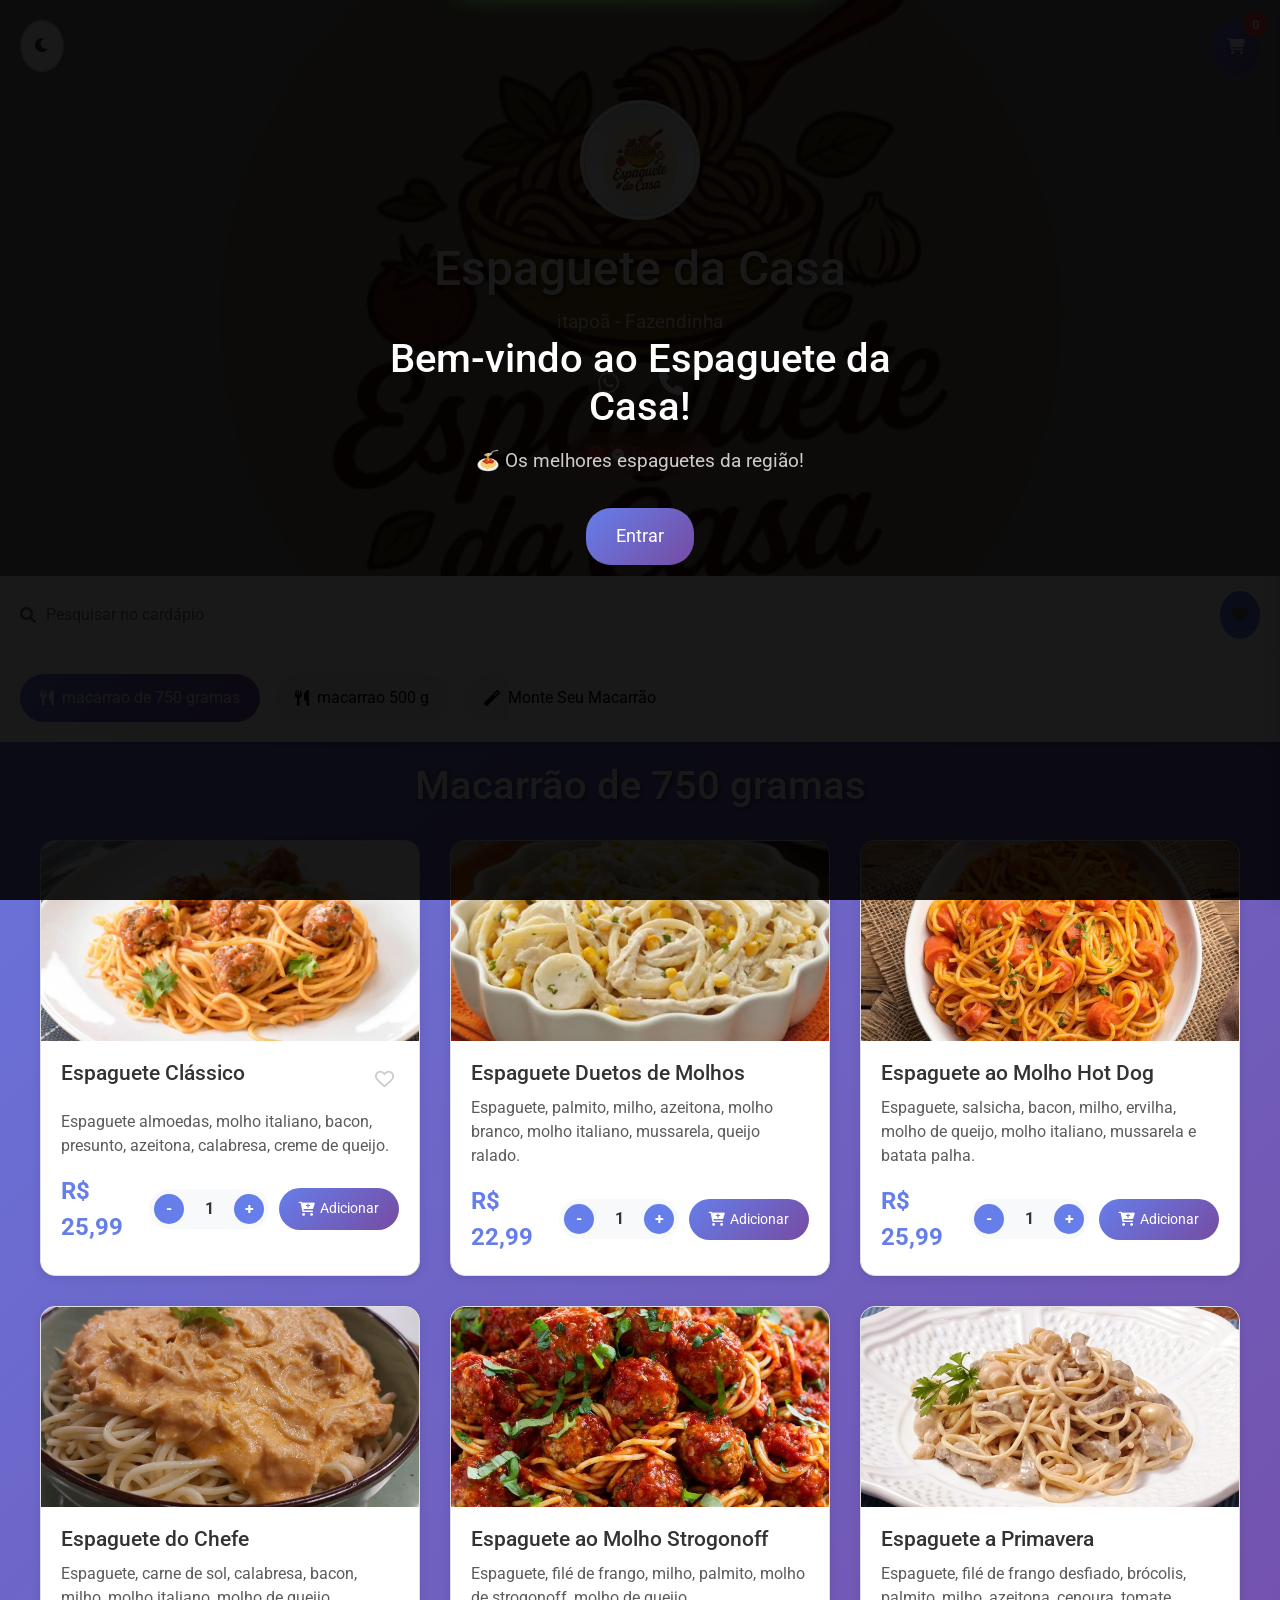
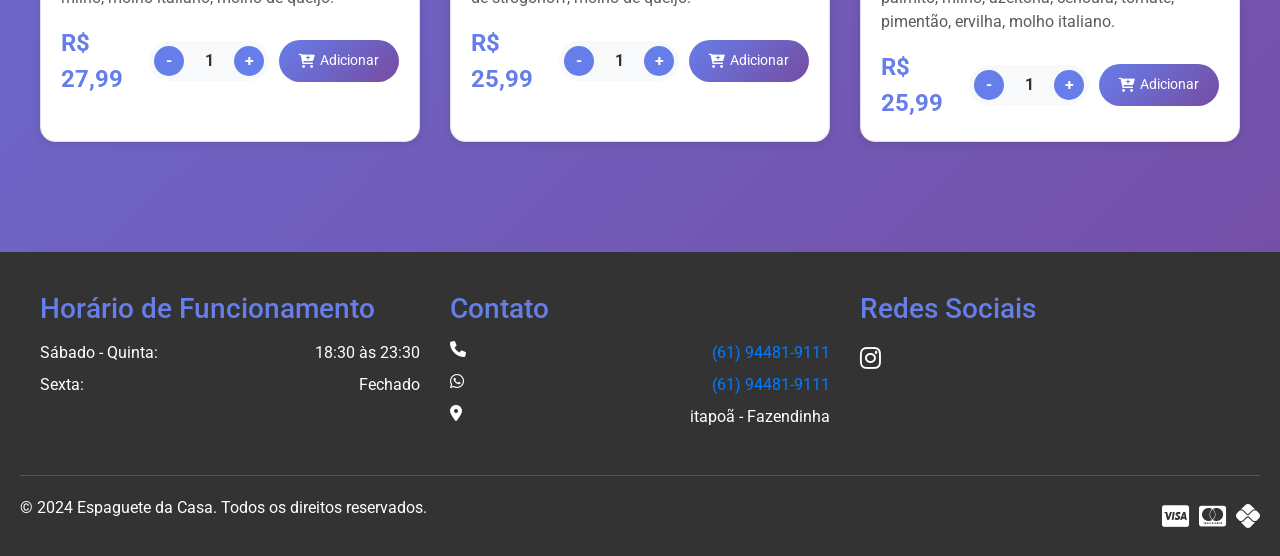
<file: index.html>
<!DOCTYPE html>
<html lang="pt-br">
<head>
    <!-- Meta tags -->
    <meta charset="UTF-8">
    <meta name="viewport" content="width=device-width, initial-scale=1.0">
    <title>Cardápio Digital - Espaguete da Casa</title>
    
    <!-- PWA Meta Tags -->
    <meta name="theme-color" content="#667eea">
    <meta name="apple-mobile-web-app-capable" content="yes">
    <meta name="apple-mobile-web-app-status-bar-style" content="default">
    <meta name="apple-mobile-web-app-title" content="Espaguete da Casa">
    <meta name="description" content="Cardápio digital do Espaguete da Casa - Itapoã, Fazendinha">
    
    <!-- PWA Manifest -->
    <link rel="manifest" href="manifest.json">
    <link rel="apple-touch-icon" href="icon-192x192.png">
    
    <!-- Preload critical resources -->
    <link rel="preload" href="styles.css" as="style">
    <link rel="preload" href="scripts.js" as="script">
    
    <!-- Links CSS externos -->
    <link href="https://stackpath.bootstrapcdn.com/bootstrap/4.5.2/css/bootstrap.min.css" rel="stylesheet">
    <link rel="stylesheet" href="https://fonts.googleapis.com/css2?family=Roboto:wght@400;700&display=swap">
    <link rel="stylesheet" href="https://cdnjs.cloudflare.com/ajax/libs/font-awesome/6.0.0/css/all.min.css">
    
    <!-- CSS Personalizado -->
    <link rel="stylesheet" href="styles.css">
</head>
<body>
    <!-- Toggle de Modo Escuro -->
    <div class="theme-toggle">
        <button id="theme-toggle" class="theme-btn" title="Alternar Modo Escuro">
            <i class="fas fa-moon"></i>
        </button>
    </div>

    <!-- Loading Skeleton -->
    <div id="loading-skeleton" class="loading-skeleton">
        <div class="skeleton-header"></div>
        <div class="skeleton-search"></div>
        <div class="skeleton-categories">
            <div class="skeleton-category"></div>
            <div class="skeleton-category"></div>
            <div class="skeleton-category"></div>
        </div>
        <div class="skeleton-items">
            <div class="skeleton-item"></div>
            <div class="skeleton-item"></div>
            <div class="skeleton-item"></div>
        </div>
    </div>

    <div id="welcome-banner" class="welcome-banner">
        <div class="welcome-content">
            <h2>Bem-vindo ao Espaguete da Casa!</h2>
            <p>🍝 Os melhores espaguetes da região!</p>
            <button id="close-welcome" class="welcome-btn">Entrar</button>
        </div>
    </div>
    
    <!-- Adicione este botão do carrinho no topo da página -->
    <div class="cart-icon" onclick="toggleCart()">
        <i class="fas fa-shopping-cart"></i>
        <span class="cart-count">0</span>
    </div>

    <!-- Banner de Notificação de Item Adicionado -->
    <div id="item-added-banner" class="item-added-banner">
        <div class="banner-content">
            <div class="banner-icon">
                <i class="fas fa-check-circle"></i>
            </div>
            <div class="banner-text">
                <h4>Item Adicionado!</h4>
                <p id="banner-item-name">Item adicionado ao carrinho</p>
            </div>
            <button class="banner-close" onclick="closeItemBanner()">
                <i class="fas fa-times"></i>
            </button>
        </div>
    </div>

    <!-- Banner de Limite de Adicionais -->
    <div id="limit-banner" class="limit-banner">
        <div class="banner-content">
            <div class="banner-icon">
                <i class="fas fa-exclamation-triangle"></i>
            </div>
            <div class="banner-text">
                <h4>Limite de Adicionais!</h4>
                <p id="limit-message">Você atingiu o limite máximo de adicionais para este tamanho.</p>
            </div>
            <button class="banner-close" onclick="closeLimitBanner()">
                <i class="fas fa-times"></i>
            </button>
        </div>
    </div>

    <!-- Banner de Seleção de Tamanho -->
    <div id="size-banner" class="size-banner">
        <div class="banner-content">
            <div class="banner-icon">
                <i class="fas fa-info-circle"></i>
            </div>
            <div class="banner-text">
                <h4>Selecione o Tamanho!</h4>
                <p id="size-message">Por favor, escolha um tamanho de macarrão antes de selecionar os adicionais.</p>
            </div>
            <button class="banner-close" onclick="closeSizeBanner()">
                <i class="fas fa-times"></i>
            </button>
        </div>
    </div>

    <!-- Adicione o painel do carrinho -->
    <div class="cart-panel">
        <div class="cart-header">
            <h3>Carrinho</h3>
            <button class="close-cart" onclick="toggleCart()">
                <i class="fas fa-times"></i>
            </button>
        </div>
        <div class="cart-items">
            <!-- Items do carrinho serão inseridos aqui -->
        </div>
        <div class="cart-footer">
            <div class="cart-total">
                <span>Total:</span>
                <span class="total-price">R$ 0,00</span>
            </div>
            <button class="checkout-btn" onclick="checkout()">
                Finalizar Pedido
            </button>
            <button class="exit-cart-btn" onclick="toggleCart()">
                Sair do Carrinho
            </button>
        </div>
    </div>

    <!-- Cabeçalho com Imagem -->
    <header class="header-background">
        <div class="header-content">
            <img src="Imagem do WhatsApp de 2025-07-10 à(s) 00.29.06_25ebb5c9.jpg" alt="Logo" class="logo-banner">
            <h1>Espaguete da Casa</h1>
            <p>itapoã - Fazendinha</p>
            <div class="contact-icons">
                <a href="https://wa.me/556194481911" target="_blank" class="icon" onclick="abrirWhatsApp()"><i class="fab fa-whatsapp"></i></a>
                <a href="tel:556194481911" class="icon"><i class="fas fa-phone"></i></a>
            </div>
            <div class="status-badge">
                <i class="fas fa-clock"></i> ⏰18:30 a 23:30
            </div>
        </div>
    </header>

    <!-- Barra de Pesquisa -->
    <div class="search-bar">
        <i class="fas fa-search"></i>
        <input type="text" placeholder="Pesquisar no cardápio">
        <button class="favorites-btn" onclick="toggleFavorites()" title="Mostrar Favoritos">
            <i class="fas fa-heart"></i>
        </button>
    </div>

    <!-- Categorias -->
    <div class="categories">
        <button class="category-btn active" data-category="macarrao-750g">
            <i class="fas fa-utensils"></i> macarrao de 750 gramas
        </button>
        <button class="category-btn" data-category="macarrao-500g">
            <i class="fas fa-utensils"></i> macarrao 500 g
        </button>
        <button class="category-btn" data-category="monte-seu-macarrao">
            <i class="fas fa-magic"></i> Monte Seu Macarrão
        </button>
    </div>

    <!-- Seção de Ofertas -->
    <section class="menu-section">
        <h2>OFERTAS DO DIA! <span class="see-all">ver todas</span></h2>
        <div class="menu-items">
            <!-- Item do Menu -->
            <div class="menu-item">
                <img src="Imagem do WhatsApp de 2025-07-10 à(s) 01.07.54_3bc2a0d3.jpg" alt="Imagem do Produto" class="card-img-top">
                <div class="item-info">
                    <h3>MARMITA + ANÉIS DE CEBOLA</h3>
                    <p class="price">R$ 25,90</p>
                </div>
            </div>
            <!-- Mais itens aqui -->
        </div>
    </section>

    <!-- Seções do Menu -->
    <div class="menu-sections">
        <section class="menu-section active" id="macarrao-750g">
            <h2>Macarrão de 750 gramas</h2>
            <div class="menu-items">
                <div class="menu-item">
                    <img src="Imagem do WhatsApp de 2025-07-10 à(s) 00.27.31_75041b01.jpg" class="card-img-top">
                    <div class="item-info">
                        <div class="item-header">
                            <h3>Espaguete Clássico</h3>
                            <button class="favorite-btn" data-item="Espaguete Clássico" onclick="toggleFavoriteItem('Espaguete Clássico')">
                                <i class="far fa-heart"></i>
                            </button>
                        </div>
                        <p class="description">Espaguete almoedas, molho italiano, bacon, presunto, azeitona, calabresa, creme de queijo.</p>
                        <div class="price-action">
                            <span class="price">R$ 25,99</span>
                            <div class="add-to-cart-container">
                                <div class="quantity-controls">
                                    <button class="quantity-btn minus" onclick="decreaseQuantity(this)">-</button>
                                    <span class="quantity">1</span>
                                    <button class="quantity-btn plus" onclick="increaseQuantity(this)">+</button>
                                </div>
                                <button class="add-to-cart-btn" onclick="abrirModalAdicionais('Espaguete Clássico', 25.99)">
                                    <i class="fas fa-cart-plus"></i>
                                    Adicionar
                                </button>
                            </div>
                        </div>
                    </div>
                </div>
                <div class="menu-item">
                    <img src="Imagem do WhatsApp de 2025-07-10 à(s) 00.25.01_63cdbff4.jpg" class="card-img-top">
                    <div class="item-info">
                        <h3>Espaguete Duetos de Molhos</h3>
                        <p class="description">Espaguete, palmito, milho, azeitona, molho branco, molho italiano, mussarela, queijo ralado.</p>
                        <div class="price-action">
                            <span class="price">R$ 22,99</span>
                            <div class="add-to-cart-container">
                                <div class="quantity-controls">
                                    <button class="quantity-btn minus" onclick="decreaseQuantity(this)">-</button>
                                    <span class="quantity">1</span>
                                    <button class="quantity-btn plus" onclick="increaseQuantity(this)">+</button>
                                </div>
                                <button class="add-to-cart-btn" onclick="abrirModalAdicionais('Espaguete Duetos de Molhos', 22.99)">
                                    <i class="fas fa-cart-plus"></i>
                                    Adicionar
                                </button>
                            </div>
                        </div>
                    </div>
                </div>
                <div class="menu-item">
                    <img src="Imagem do WhatsApp de 2025-07-10 à(s) 00.23.04_b81c06a3.jpg" class="card-img-top">
                    <div class="item-info">
                        <h3>Espaguete ao Molho Hot Dog</h3>
                        <p class="description">Espaguete, salsicha, bacon, milho, ervilha, molho de queijo, molho italiano, mussarela e batata palha.</p>
                        <div class="price-action">
                            <span class="price">R$ 25,99</span>
                            <div class="add-to-cart-container">
                                <div class="quantity-controls">
                                    <button class="quantity-btn minus" onclick="decreaseQuantity(this)">-</button>
                                    <span class="quantity">1</span>
                                    <button class="quantity-btn plus" onclick="increaseQuantity(this)">+</button>
                                </div>
                                <button class="add-to-cart-btn" onclick="abrirModalAdicionais('Espaguete ao Molho Hot Dog', 25.99)">
                                    <i class="fas fa-cart-plus"></i>
                                    Adicionar
                                </button>
                            </div>
                        </div>
                    </div>
                </div>
                <div class="menu-item">
                    <img src="Imagem do WhatsApp de 2025-07-10 à(s) 00.23.03_cff95d30.jpg" class="card-img-top">
                    <div class="item-info">
                        <h3>Espaguete do Chefe</h3>
                        <p class="description">Espaguete, carne de sol, calabresa, bacon, milho, molho italiano, molho de queijo.</p>
                        <div class="price-action">
                            <span class="price">R$ 27,99</span>
                            <div class="add-to-cart-container">
                                <div class="quantity-controls">
                                    <button class="quantity-btn minus" onclick="decreaseQuantity(this)">-</button>
                                    <span class="quantity">1</span>
                                    <button class="quantity-btn plus" onclick="increaseQuantity(this)">+</button>
                                </div>
                                <button class="add-to-cart-btn" onclick="abrirModalAdicionais('Espaguete do Chefe', 27.99)">
                                    <i class="fas fa-cart-plus"></i>
                                    Adicionar
                                </button>
                            </div>
                        </div>
                    </div>
                </div>
                <div class="menu-item">
                    <img src="Imagem do WhatsApp de 2025-07-10 à(s) 00.23.03_6a845937.jpg" class="card-img-top">
                    <div class="item-info">
                        <h3>Espaguete ao Molho Strogonoff</h3>
                        <p class="description">Espaguete, filé de frango, milho, palmito, molho de strogonoff, molho de queijo.</p>
                        <div class="price-action">
                            <span class="price">R$ 25,99</span>
                            <div class="add-to-cart-container">
                                <div class="quantity-controls">
                                    <button class="quantity-btn minus" onclick="decreaseQuantity(this)">-</button>
                                    <span class="quantity">1</span>
                                    <button class="quantity-btn plus" onclick="increaseQuantity(this)">+</button>
                                </div>
                                <button class="add-to-cart-btn" onclick="abrirModalAdicionais('Espaguete ao Molho Strogonoff', 25.99)">
                                    <i class="fas fa-cart-plus"></i>
                                    Adicionar
                                </button>
                            </div>
                        </div>
                    </div>
                </div>
                <div class="menu-item">
                    <img src="Imagem do WhatsApp de 2025-07-10 à(s) 00.23.03_a186e012.jpg" class="card-img-top">
                    <div class="item-info">
                        <h3>Espaguete a Primavera</h3>
                        <p class="description">Espaguete, filé de frango desfiado, brócolis, palmito, milho, azeitona, cenoura, tomate, pimentão, ervilha, molho italiano.</p>
                        <div class="price-action">
                            <span class="price">R$ 25,99</span>
                            <div class="add-to-cart-container">
                                <div class="quantity-controls">
                                    <button class="quantity-btn minus" onclick="decreaseQuantity(this)">-</button>
                                    <span class="quantity">1</span>
                                    <button class="quantity-btn plus" onclick="increaseQuantity(this)">+</button>
                                </div>
                                <button class="add-to-cart-btn" onclick="abrirModalAdicionais('Espaguete a Primavera', 25.99)">
                                    <i class="fas fa-cart-plus"></i>
                                    Adicionar
                                </button>
                            </div>
                        </div>
                    </div>
                </div>
            </div>
        </section>
        <section class="menu-section" id="macarrao-500g">
            <h2>Macarrão 500 g</h2>
            <div class="menu-items">
                <div class="menu-item">
                    <img src="Imagem do WhatsApp de 2025-07-10 à(s) 00.27.31_75041b01.jpg" class="card-img-top">
                    <div class="item-info">
                        <h3>Espaguete Clássico</h3>
                        <p class="description">Espaguete almoedas, molho italiano, bacon, presunto, azeitona, calabresa, creme de queijo.</p>
                        <div class="price-action">
                            <span class="price">R$ 22,00</span>
                            <div class="add-to-cart-container">
                                <div class="quantity-controls">
                                    <button class="quantity-btn minus" onclick="decreaseQuantity(this)">-</button>
                                    <span class="quantity">1</span>
                                    <button class="quantity-btn plus" onclick="increaseQuantity(this)">+</button>
                                </div>
                                <button class="add-to-cart-btn" onclick="abrirModalAdicionais('Espaguete Clássico', 22.00)">
                                    <i class="fas fa-cart-plus"></i>
                                    Adicionar
                                </button>
                            </div>
                        </div>
                    </div>
                </div>
                <div class="menu-item">
                    <img src="Imagem do WhatsApp de 2025-07-10 à(s) 00.25.01_63cdbff4.jpg" class="card-img-top">
                    <div class="item-info">
                        <h3>Espaguete Duetos de Molhos</h3>
                        <p class="description">Espaguete, palmito, milho, azeitona, molho branco, molho italiano, mussarela, queijo ralado.</p>
                        <div class="price-action">
                            <span class="price">R$ 18,00</span>
                            <div class="add-to-cart-container">
                                <div class="quantity-controls">
                                    <button class="quantity-btn minus" onclick="decreaseQuantity(this)">-</button>
                                    <span class="quantity">1</span>
                                    <button class="quantity-btn plus" onclick="increaseQuantity(this)">+</button>
                                </div>
                                <button class="add-to-cart-btn" onclick="abrirModalAdicionais('Espaguete Duetos de Molhos', 18.00)">
                                    <i class="fas fa-cart-plus"></i>
                                    Adicionar
                                </button>
                            </div>
                        </div>
                    </div>
                </div>
                <div class="menu-item">
                    <img src="Imagem do WhatsApp de 2025-07-10 à(s) 00.23.04_b81c06a3.jpg" class="card-img-top">
                    <div class="item-info">
                        <h3>Espaguete ao Molho Hot Dog</h3>
                        <p class="description">Espaguete, salsicha, bacon, milho, ervilha, molho de queijo, molho italiano, mussarela e batata palha.</p>
                        <div class="price-action">
                            <span class="price">R$ 20,00</span>
                            <div class="add-to-cart-container">
                                <div class="quantity-controls">
                                    <button class="quantity-btn minus" onclick="decreaseQuantity(this)">-</button>
                                    <span class="quantity">1</span>
                                    <button class="quantity-btn plus" onclick="increaseQuantity(this)">+</button>
                                </div>
                                <button class="add-to-cart-btn" onclick="abrirModalAdicionais('Espaguete ao Molho Hot Dog', 20.00)">
                                    <i class="fas fa-cart-plus"></i>
                                    Adicionar
                                </button>
                            </div>
                        </div>
                    </div>
                </div>
                <div class="menu-item">
                    <img src="Imagem do WhatsApp de 2025-07-10 à(s) 00.23.03_cff95d30.jpg" class="card-img-top">
                    <div class="item-info">
                        <h3>Espaguete do Chefe</h3>
                        <p class="description">Espaguete, carne de sol, calabresa, bacon, milho, molho italiano, molho de queijo.</p>
                        <div class="price-action">
                            <span class="price">R$ 24,00</span>
                            <div class="add-to-cart-container">
                                <div class="quantity-controls">
                                    <button class="quantity-btn minus" onclick="decreaseQuantity(this)">-</button>
                                    <span class="quantity">1</span>
                                    <button class="quantity-btn plus" onclick="increaseQuantity(this)">+</button>
                                </div>
                                <button class="add-to-cart-btn" onclick="abrirModalAdicionais('Espaguete do Chefe', 24.00)">
                                    <i class="fas fa-cart-plus"></i>
                                    Adicionar
                                </button>
                            </div>
                        </div>
                    </div>
                </div>
                <div class="menu-item">
                    <img src="Imagem do WhatsApp de 2025-07-10 à(s) 00.23.03_6a845937.jpg" class="card-img-top">
                    <div class="item-info">
                        <h3>Espaguete ao Molho Strogonoff</h3>
                        <p class="description">Espaguete, filé de frango, milho, palmito, molho de strogonoff, molho de queijo.</p>
                        <div class="price-action">
                            <span class="price">R$ 22,00</span>
                            <div class="add-to-cart-container">
                                <div class="quantity-controls">
                                    <button class="quantity-btn minus" onclick="decreaseQuantity(this)">-</button>
                                    <span class="quantity">1</span>
                                    <button class="quantity-btn plus" onclick="increaseQuantity(this)">+</button>
                                </div>
                                <button class="add-to-cart-btn" onclick="abrirModalAdicionais('Espaguete ao Molho Strogonoff', 22.00)">
                                    <i class="fas fa-cart-plus"></i>
                                    Adicionar
                                </button>
                            </div>
                        </div>
                    </div>
                </div>
                <div class="menu-item">
                    <img src="Imagem do WhatsApp de 2025-07-10 à(s) 00.23.03_6bfe6b7a.jpg" class="card-img-top">
                    <div class="item-info">
                        <h3>Espaguete a Primavera</h3>
                        <p class="description">Espaguete, filé de frango desfiado, brócolis, palmito, milho, azeitona, cenoura, tomate, pimentão, ervilha, molho italiano.</p>
                        <div class="price-action">
                            <span class="price">R$ 20,00</span>
                            <div class="add-to-cart-container">
                                <div class="quantity-controls">
                                    <button class="quantity-btn minus" onclick="decreaseQuantity(this)">-</button>
                                    <span class="quantity">1</span>
                                    <button class="quantity-btn plus" onclick="increaseQuantity(this)">+</button>
                                </div>
                                <button class="add-to-cart-btn" onclick="abrirModalAdicionais('Espaguete a Primavera', 20.00)">
                                    <i class="fas fa-cart-plus"></i>
                                    Adicionar
                                </button>
                            </div>
                        </div>
                    </div>
                </div>
            </div>
        </section>
    </div>

    <!-- Seção Monte Seu Macarrão -->
    <section class="menu-section" id="monte-seu-macarrao">
        <h2>Monte Seu Macarrão</h2>
        <div class="custom-pasta-container">
            
            <!-- Seleção do Tamanho do Macarrão -->
            <div class="pasta-size-selection">
                <h3>Escolha o Tamanho</h3>
                <div class="size-options">
                    <div class="size-option" data-size="500" data-price="25.00" data-max-adicionais="5">
                        <input type="radio" name="pasta-size" id="size-500" value="500">
                        <label for="size-500">
                            <div class="size-info">
                                <h4>Macarrão 500g</h4>
                                <p>Porção individual - Máximo 5 adicionais</p>
                                <span class="price">R$ 25,00</span>
                            </div>
                        </label>
                    </div>
                    <div class="size-option" data-size="750" data-price="28.00" data-max-adicionais="8">
                        <input type="radio" name="pasta-size" id="size-750" value="750">
                        <label for="size-750">
                            <div class="size-info">
                                <h4>Macarrão 750g</h4>
                                <p>Porção familiar - Máximo 8 adicionais</p>
                                <span class="price">R$ 28,00</span>
                            </div>
                        </label>
                    </div>
                </div>
            </div>
            
            <div class="adicionais-selection">
                <h3>Escolha seus Adicionais</h3>
                
                <!-- Categorias de Ingredientes -->
                <div class="ingredients-categories">
                    
                    <!-- Categoria: Proteínas -->
                    <div class="category-section">
                        <h4 class="category-title">
                            <i class="fas fa-drumstick-bite"></i>
                            Proteínas
                        </h4>
                        <div class="adicionais-grid">
                            <div class="adicional-item" data-nome="Calabresa" data-preco="4.00">
                                <input type="checkbox" id="calabresa">
                                <label for="calabresa">Calabresa</label>
                            </div>
                            <div class="adicional-item" data-nome="Bacon" data-preco="4.00">
                                <input type="checkbox" id="bacon">
                                <label for="bacon">Bacon</label>
                            </div>
                            <div class="adicional-item" data-nome="Carne sol desfiada" data-preco="4.00">
                                <input type="checkbox" id="carne-sol">
                                <label for="carne-sol">Carne sol desfiada</label>
                            </div>
                            <div class="adicional-item" data-nome="Salsicha" data-preco="4.00">
                                <input type="checkbox" id="salsicha">
                                <label for="salsicha">Salsicha</label>
                            </div>
                            <div class="adicional-item" data-nome="Filé frango em cubos" data-preco="4.00">
                                <input type="checkbox" id="file-cubos">
                                <label for="file-cubos">Filé frango em cubos</label>
                            </div>
                            <div class="adicional-item" data-nome="Filé de frango desfiado" data-preco="4.00">
                                <input type="checkbox" id="file-desfiado">
                                <label for="file-desfiado">Filé de frango desfiado</label>
                            </div>
                            <div class="adicional-item" data-nome="Almôndegas" data-preco="4.00">
                                <input type="checkbox" id="almondegas">
                                <label for="almondegas">Almôndegas</label>
                            </div>
                            <div class="adicional-item" data-nome="Carne moída" data-preco="4.00">
                                <input type="checkbox" id="carne-moida">
                                <label for="carne-moida">Carne moída</label>
                            </div>
                        </div>
                    </div>

                    <!-- Categoria: Vegetais -->
                    <div class="category-section">
                        <h4 class="category-title">
                            <i class="fas fa-seedling"></i>
                            Vegetais
                        </h4>
                        <div class="adicionais-grid">
                            <div class="adicional-item" data-nome="Milho" data-preco="4.00">
                                <input type="checkbox" id="milho">
                                <label for="milho">Milho</label>
                            </div>
                            <div class="adicional-item" data-nome="Ervilha" data-preco="4.00">
                                <input type="checkbox" id="ervilha">
                                <label for="ervilha">Ervilha</label>
                            </div>
                            <div class="adicional-item" data-nome="Palmito" data-preco="4.00">
                                <input type="checkbox" id="palmito">
                                <label for="palmito">Palmito</label>
                            </div>
                            <div class="adicional-item" data-nome="Cenoura" data-preco="4.00">
                                <input type="checkbox" id="cenoura">
                                <label for="cenoura">Cenoura</label>
                            </div>
                            <div class="adicional-item" data-nome="Brócolis" data-preco="4.00">
                                <input type="checkbox" id="brocolis">
                                <label for="brocolis">Brócolis</label>
                            </div>
                        </div>
                    </div>

                    <!-- Categoria: Molhos -->
                    <div class="category-section">
                        <h4 class="category-title">
                            <i class="fas fa-wine-bottle"></i>
                            Molhos
                        </h4>
                        <div class="adicionais-grid">
                            <div class="adicional-item" data-nome="Molho italiano" data-preco="4.00">
                                <input type="checkbox" id="molho-italiano">
                                <label for="molho-italiano">Molho italiano</label>
                            </div>
                            <div class="adicional-item" data-nome="Molho branco" data-preco="4.00">
                                <input type="checkbox" id="molho-branco">
                                <label for="molho-branco">Molho branco</label>
                            </div>
                            <div class="adicional-item" data-nome="Molho de estrogonoff" data-preco="4.00">
                                <input type="checkbox" id="molho-estrogonoff">
                                <label for="molho-estrogonoff">Molho de estrogonoff</label>
                            </div>
                            <div class="adicional-item" data-nome="Molho abolhonesa" data-preco="4.00">
                                <input type="checkbox" id="molho-abolhonesa">
                                <label for="molho-abolhonesa">Molho abolhonesa</label>
                            </div>
                            <div class="adicional-item" data-nome="Creme de queijo" data-preco="4.00">
                                <input type="checkbox" id="creme-queijo">
                                <label for="creme-queijo">Creme de queijo</label>
                            </div>
                        </div>
                    </div>

                    <!-- Categoria: Temperos -->
                    <div class="category-section">
                        <h4 class="category-title">
                            <i class="fas fa-leaf"></i>
                            Temperos
                        </h4>
                        <div class="adicionais-grid">
                            <div class="adicional-item" data-nome="Cheiro verde" data-preco="4.00">
                                <input type="checkbox" id="cheiro-verde">
                                <label for="cheiro-verde">Cheiro verde</label>
                            </div>
                            <div class="adicional-item" data-nome="Cebola" data-preco="4.00">
                                <input type="checkbox" id="cebola">
                                <label for="cebola">Cebola</label>
                            </div>
                            <div class="adicional-item" data-nome="Orégano" data-preco="4.00">
                                <input type="checkbox" id="oregano">
                                <label for="oregano">Orégano</label>
                            </div>
                            <div class="adicional-item" data-nome="Pimenta do reino" data-preco="4.00">
                                <input type="checkbox" id="pimenta-reino">
                                <label for="pimenta-reino">Pimenta do reino</label>
                            </div>
                            <div class="adicional-item" data-nome="Pimenta calabresa" data-preco="4.00">
                                <input type="checkbox" id="pimenta-calabresa">
                                <label for="pimenta-calabresa">Pimenta calabresa</label>
                            </div>
                            <div class="adicional-item" data-nome="Páprica defumada" data-preco="4.00">
                                <input type="checkbox" id="paprica-defumada">
                                <label for="paprica-defumada">Páprica defumada</label>
                            </div>
                            <div class="adicional-item" data-nome="Páprica picante" data-preco="4.00">
                                <input type="checkbox" id="paprica-picante">
                                <label for="paprica-picante">Páprica picante</label>
                            </div>
                            <div class="adicional-item" data-nome="Pimentão vermelho" data-preco="4.00">
                                <input type="checkbox" id="pimentao-vermelho">
                                <label for="pimentao-vermelho">Pimentão vermelho</label>
                            </div>
                        </div>
                    </div>

                </div>
            </div>
            
            <div class="custom-pasta-summary">
                <div class="selected-adicionais">
                    <h4>Adicionais Selecionados:</h4>
                    <ul id="adicionais-selecionados"></ul>
                    <p>Quantidade de Adicionais: <span id="total-adicionais">0 adicionais</span></p>
                </div>

                <div class="price-display">
                    <h4>Preço Fixo:</h4>
                    <p class="fixed-price" id="fixed-price-display">Selecione um tamanho</p>
                </div>

                <div class="quantity-controls">
                    <button class="quantity-btn minus" onclick="decreaseCustomQuantity()">-</button>
                    <span class="quantity" id="custom-quantity">1</span>
                    <button class="quantity-btn plus" onclick="increaseCustomQuantity()">+</button>
                </div>
                <button class="add-to-cart-btn custom" onclick="adicionarMacarraoCustom()">
                    <i class="fas fa-cart-plus"></i>
                    Adicionar ao Carrinho
                </button>
            </div>
        </div>
    </section>

    <!-- Modal de Finalização de Pedido -->
    <div class="modal fade" id="checkoutModal" tabindex="-1">
        <div class="modal-dialog modal-dialog-centered">
            <div class="modal-content">
                <div class="modal-header">
                    <h5 class="modal-title">Finalizar Pedido</h5>
                    <button type="button" class="close" data-dismiss="modal">
                        <span>&times;</span>
                    </button>
                </div>
                <div class="modal-body">
                    <form id="checkoutForm">
                        <!-- Nome -->
                        <div class="form-group">
                            <label>Nome Completo *</label>
                            <input type="text" class="form-control" id="clientName" required>
                        </div>

                        <!-- Endereço -->
                        <div class="form-group">
                            <label>Endereço Completo *</label>
                            <div class="address-input-group">
                                <input type="text" class="form-control" id="clientAddress" required placeholder="Digite seu endereço completo">
                                <button type="button" class="btn btn-location" onclick="getLocation()" title="Usar minha localização atual" data-toggle="tooltip" data-placement="top">
                                    <i class="fas fa-map-marker-alt"></i>
                                </button>
                            </div>
                        </div>

                        <!-- Campos de localização -->
                        <div class="form-group location-fields" style="display: none;">
                            <label>Localização Exata</label>
                            <div class="location-info">
                                <input type="text" class="form-control" id="latitude" readonly>
                                <input type="text" class="form-control" id="longitude" readonly>
                            </div>
                            <div class="location-map" id="locationMap"></div>
                        </div>

                        <!-- Referência -->
                        <div class="form-group">
                            <label>Ponto de Referência</label>
                            <input type="text" class="form-control" id="reference">
                        </div>

                        <!-- Telefone -->
                        <div class="form-group">
                            <label>Telefone (WhatsApp) *</label>
                            <input type="tel" class="form-control" id="clientPhone" required>
                        </div>

                        <!-- Forma de Entrega -->
                        <div class="form-group">
                            <label>Forma de Entrega *</label>
                            <select class="form-control" id="deliveryType" required>
                                <option value="delivery">Delivery</option>
                                <option value="pickup">Retirar no Local</option>
                            </select>
                        </div>

                        <!-- Forma de Pagamento -->
                        <div class="form-group">
                            <label>Forma de Pagamento *</label>
                            <select class="form-control" id="paymentMethod" required>
                                <option value="">Selecione a forma de pagamento</option>
                                <option value="pix">PIX</option>
                                <option value="credit">Cartão de Crédito</option>
                                <option value="debit">Cartão de Débito</option>
                                <option value="money">Dinheiro</option>
                            </select>
                        </div>

                        <!-- Campos específicos para cada forma de pagamento -->
                        <div id="pixFields" class="payment-fields" style="display: none;">
                            <div class="form-group">
                                <label>Chave PIX</label>
                                <div class="pix-info">
                                    <p><strong>CNPJ:</strong> 12.345.678/0001-90</p>
                                    <p><strong>Nome:</strong> Espaguete da Casa</p>
                                    <button type="button" class="btn btn-copy" onclick="copyPixKey()">
                                        <i class="fas fa-copy"></i> Copiar Chave
                                    </button>
                                </div>
                            </div>
                        </div>

                        <div id="cardFields" class="payment-fields" style="display: none;">
                            <div class="form-group">
                                <label>Bandeiras aceitas:</label>
                                <div class="card-flags">
                                    <i class="fab fa-cc-visa"></i>
                                    <i class="fab fa-cc-mastercard"></i>
                                    <i class="fab fa-cc-amex"></i>
                                    <i class="fab fa-cc-elo"></i>
                                </div>
                            </div>
                        </div>

                        <!-- Campo de troco (para pagamento em dinheiro) -->
                        <div id="changeGroup" class="payment-fields" style="display: none;">
                            <div class="form-group">
                                <label>Troco para quanto?</label>
                                <input type="number" class="form-control" id="changeAmount" step="0.01" min="0">
                            </div>
                        </div>

                        <!-- Observações -->
                        <div class="form-group">
                            <label>Observações</label>
                            <textarea class="form-control" id="orderNotes" rows="3"></textarea>
                        </div>
                    </form>

                    <!-- Resumo do Pedido -->
                    <div class="order-summary">
                        <div class="delivery-fee">
                            <span>Taxa de Entrega:</span>
                            <span id="deliveryFee">R$ 5,00</span>
                        </div>
                        <div class="total">
                            <span>Total:</span>
                            <span id="total"></span>
                        </div>
                    </div>
                </div>
                <div class="modal-footer">
                    <button type="button" class="btn btn-secondary" data-dismiss="modal">Cancelar</button>
                    <button type="button" class="btn btn-primary" onclick="submitOrder()">
                        Enviar Pedido <i class="fab fa-whatsapp"></i>
                    </button>
                </div>
            </div>
        </div>
    </div>

    <!-- Modal para Horário Fechado -->
    <div class="modal fade" id="closedModal" tabindex="-1" aria-labelledby="closedModalLabel" aria-hidden="true">
        <div class="modal-dialog modal-dialog-centered">
            <div class="modal-content">
                <div class="modal-header bg-warning text-dark">
                    <h5 class="modal-title">
                        <i class="fas fa-clock"></i> Horário de Funcionamento
                    </h5>
                    <button type="button" class="close" data-dismiss="modal" aria-label="Fechar">
                        <span aria-hidden="true">&times;</span>
                    </button>
                </div>
                <div class="modal-body text-center">
                    <div class="closed-icon mb-3">
                        <i class="fas fa-store-slash fa-3x text-warning"></i>
                    </div>
                    <h4 class="text-warning mb-3">Estamos Fechados</h4>
                    <p class="mb-4">🕒 Desculpe, estamos atualmente fora do horário de funcionamento. Por favor, volte durante nosso horário de atendimento.</p>
                    
                    <div class="hours-info">
                        <h6 class="text-muted mb-2">Nossos Horários:</h6>
                        <ul class="list-unstyled">
                            <li><strong>Sábado - Quinta:</strong> 18:30 às 23:30</li>
                            <li><strong>Sexta:</strong> Fechado</li>
                        </ul>
                    </div>
                    
                    <div class="mt-4">
                        <p class="text-muted small">
                            <i class="fas fa-info-circle"></i> 
                            Você ainda pode navegar pelo cardápio e montar seu pedido para fazer quando abrirmos!
                        </p>
                    </div>
                </div>
                <div class="modal-footer">
                    <button type="button" class="btn btn-warning" data-dismiss="modal">
                        <i class="fas fa-check"></i> Entendi
                    </button>
                </div>
            </div>
        </div>
    </div>

    <!-- Modal de Adicionais -->
    <div class="modal fade" id="adicionaisModal" tabindex="-1">
      <div class="modal-dialog modal-dialog-centered">
        <div class="modal-content">
          <div class="modal-header">
            <h5 class="modal-title">Escolha os Adicionais</h5>
            <button type="button" class="close" data-dismiss="modal">
              <span>&times;</span>
            </button>
          </div>
          <div class="modal-body">
            <div id="adicionaisItemName"></div>
            <form id="adicionaisForm">
              <!-- Adicionais serão inseridos aqui via JS -->
            </form>
          </div>
          <div class="modal-footer">
            <button type="button" class="btn btn-secondary" data-dismiss="modal">Cancelar</button>
            <button type="button" class="btn btn-primary" id="confirmarAdicionaisBtn">Adicionar ao Carrinho</button>
            <button type="button" class="btn btn-outline-secondary" id="adicionarSemAdicionaisBtn">Adicionar sem adicionais</button>
          </div>
        </div>
      </div>
    </div>

    <!-- Scripts -->
    <script src="https://code.jquery.com/jquery-3.5.1.min.js"></script>
    <script src="https://cdn.jsdelivr.net/npm/@popperjs/core@2.9.3/dist/umd/popper.min.js"></script>
    <script src="https://stackpath.bootstrapcdn.com/bootstrap/4.5.2/js/bootstrap.min.js"></script>
    <script src="scripts.js"></script>

    <script>
    // Banner de boas-vindas animado
    document.addEventListener('DOMContentLoaded', function() {
        const banner = document.getElementById('welcome-banner');
        const closeBtn = document.getElementById('close-welcome');
        banner.style.display = 'flex';
        closeBtn.addEventListener('click', function() {
            banner.classList.add('hide');
            setTimeout(() => banner.style.display = 'none', 600);
        });
        
        // Esconde os banners de aviso no carregamento da página
        const limitBanner = document.getElementById('limit-banner');
        const sizeBanner = document.getElementById('size-banner');
        if (limitBanner) limitBanner.style.display = 'none';
        if (sizeBanner) sizeBanner.style.display = 'none';
        
        // Inicializa tooltips do Bootstrap
        $('[data-toggle="tooltip"]').tooltip();
    });
    </script>

    <!-- Rodapé -->
    <footer class="footer">
        <div class="footer-content">
            <div class="footer-section">
                <h3>Horário de Funcionamento</h3>
                <ul class="hours-list">
                    <li><span>Sábado - Quinta:</span> 18:30 às 23:30</li>
                    <li><span>Sexta:</span> Fechado</li>
                </ul>
            </div>
            
            <div class="footer-section">
                <h3>Contato</h3>
                <ul class="contact-list">
                    <li><i class="fas fa-phone"></i> <a href="tel:556194481911">(61) 94481-9111</a></li>
                    <li><i class="fab fa-whatsapp"></i> <a href="https://wa.me/556194481911" target="_blank" onclick="abrirWhatsApp()">(61) 94481-9111</a></li>
                    <li><i class="fas fa-map-marker-alt"></i> itapoã - Fazendinha</li>
                </ul>
            </div>
            
            <div class="footer-section">
                <h3>Redes Sociais</h3>
                <div class="social-links">
                    <a href="https://www.instagram.com/espaguetedacasa/" target="_blank" class="social-link"><i class="fab fa-instagram"></i></a>
                </div>
            </div>
        </div>
        
                    <div class="footer-bottom">
                <p>&copy; 2024 Espaguete da Casa. Todos os direitos reservados.</p>
                <div class="payment-methods">
                    <i class="fab fa-cc-visa"></i>
                    <i class="fab fa-cc-mastercard"></i>
                    <i class="fab fa-pix"></i>
                </div>
            </div>
    </footer>
</body>
</html>
</file>
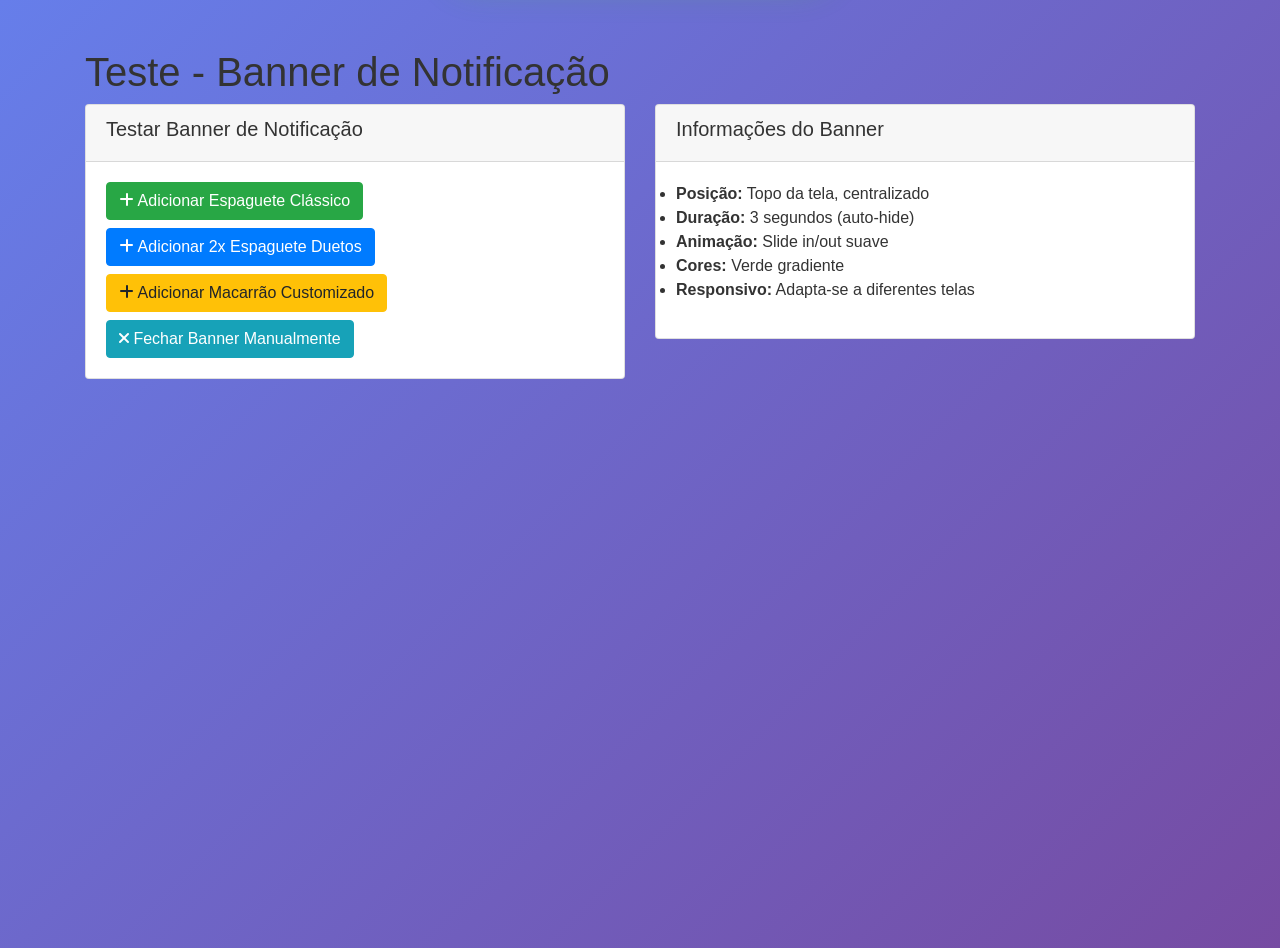
<file: test-banner.html>
<!DOCTYPE html>
<html lang="pt-br">
<head>
    <meta charset="UTF-8">
    <meta name="viewport" content="width=device-width, initial-scale=1.0">
    <title>Teste - Banner de Notificação</title>
    <link href="https://stackpath.bootstrapcdn.com/bootstrap/4.5.2/css/bootstrap.min.css" rel="stylesheet">
    <link rel="stylesheet" href="https://cdnjs.cloudflare.com/ajax/libs/font-awesome/6.0.0/css/all.min.css">
    <link rel="stylesheet" href="styles.css">
</head>
<body>
    <div class="container mt-5">
        <h1>Teste - Banner de Notificação</h1>
        
        <div class="row">
            <div class="col-md-6">
                <div class="card">
                    <div class="card-header">
                        <h5>Testar Banner de Notificação</h5>
                    </div>
                    <div class="card-body">
                        <button class="btn btn-success mb-2" onclick="testBanner('Espaguete Clássico', 1)">
                            <i class="fas fa-plus"></i> Adicionar Espaguete Clássico
                        </button>
                        <br>
                        <button class="btn btn-primary mb-2" onclick="testBanner('Espaguete Duetos de Molhos', 2)">
                            <i class="fas fa-plus"></i> Adicionar 2x Espaguete Duetos
                        </button>
                        <br>
                        <button class="btn btn-warning mb-2" onclick="testBanner('Macarrão Customizado (Adicionais: Bacon, Calabresa)', 1)">
                            <i class="fas fa-plus"></i> Adicionar Macarrão Customizado
                        </button>
                        <br>
                        <button class="btn btn-info" onclick="closeItemBanner()">
                            <i class="fas fa-times"></i> Fechar Banner Manualmente
                        </button>
                    </div>
                </div>
            </div>
            
            <div class="col-md-6">
                <div class="card">
                    <div class="card-header">
                        <h5>Informações do Banner</h5>
                    </div>
                    <div class="card-body">
                        <ul>
                            <li><strong>Posição:</strong> Topo da tela, centralizado</li>
                            <li><strong>Duração:</strong> 3 segundos (auto-hide)</li>
                            <li><strong>Animação:</strong> Slide in/out suave</li>
                            <li><strong>Cores:</strong> Verde gradiente</li>
                            <li><strong>Responsivo:</strong> Adapta-se a diferentes telas</li>
                        </ul>
                    </div>
                </div>
            </div>
        </div>
    </div>

    <!-- Banner de Notificação de Item Adicionado -->
    <div id="item-added-banner" class="item-added-banner">
        <div class="banner-content">
            <div class="banner-icon">
                <i class="fas fa-check-circle"></i>
            </div>
            <div class="banner-text">
                <h4>Item Adicionado!</h4>
                <p id="banner-item-name">Item adicionado ao carrinho</p>
            </div>
            <button class="banner-close" onclick="closeItemBanner()">
                <i class="fas fa-times"></i>
            </button>
        </div>
    </div>

    <script src="https://code.jquery.com/jquery-3.5.1.min.js"></script>
    <script src="https://cdn.jsdelivr.net/npm/@popperjs/core@2.9.3/dist/umd/popper.min.js"></script>
    <script src="https://stackpath.bootstrapcdn.com/bootstrap/4.5.2/js/bootstrap.min.js"></script>
    
    <script>
        // Banner de notificação de item adicionado
        function showItemAddedBanner(itemName, quantity = 1) {
            const banner = document.getElementById('item-added-banner');
            const itemNameElement = document.getElementById('banner-item-name');
            
            // Atualiza o texto do banner
            if (quantity > 1) {
                itemNameElement.textContent = `${quantity}x ${itemName} adicionado ao carrinho`;
            } else {
                itemNameElement.textContent = `${itemName} adicionado ao carrinho`;
            }
            
            // Mostra o banner
            banner.classList.remove('hide');
            banner.classList.add('show');
            
            // Auto-hide após 3 segundos
            setTimeout(() => {
                closeItemBanner();
            }, 3000);
        }

        // Fecha o banner de notificação
        function closeItemBanner() {
            const banner = document.getElementById('item-added-banner');
            banner.classList.remove('show');
            banner.classList.add('hide');
            
            // Remove a classe hide após a animação
            setTimeout(() => {
                banner.classList.remove('hide');
            }, 300);
        }

        // Função de teste
        function testBanner(itemName, quantity) {
            showItemAddedBanner(itemName, quantity);
        }
    </script>
</body>
</html>
</file>
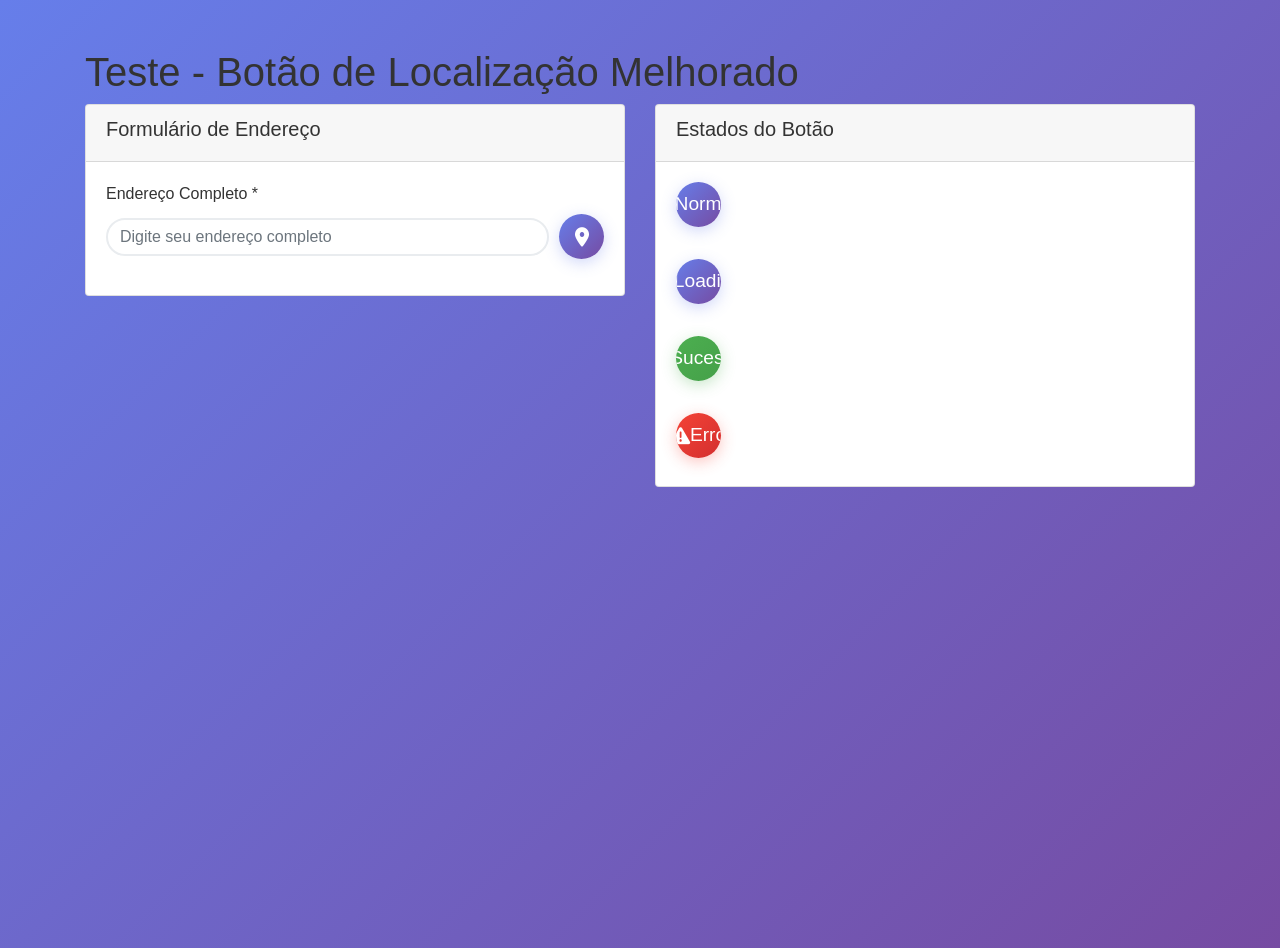
<file: test-location-button.html>
<!DOCTYPE html>
<html lang="pt-br">
<head>
    <meta charset="UTF-8">
    <meta name="viewport" content="width=device-width, initial-scale=1.0">
    <title>Teste - Botão de Localização</title>
    <link href="https://stackpath.bootstrapcdn.com/bootstrap/4.5.2/css/bootstrap.min.css" rel="stylesheet">
    <link rel="stylesheet" href="https://cdnjs.cloudflare.com/ajax/libs/font-awesome/6.0.0/css/all.min.css">
    <link rel="stylesheet" href="styles.css">
</head>
<body>
    <div class="container mt-5">
        <h1>Teste - Botão de Localização Melhorado</h1>
        
        <div class="row">
            <div class="col-md-6">
                <div class="card">
                    <div class="card-header">
                        <h5>Formulário de Endereço</h5>
                    </div>
                    <div class="card-body">
                        <div class="form-group">
                            <label>Endereço Completo *</label>
                            <div class="address-input-group">
                                <input type="text" class="form-control" id="clientAddress" required placeholder="Digite seu endereço completo">
                                <button type="button" class="btn btn-location" onclick="testGetLocation()" title="Usar minha localização atual" data-toggle="tooltip" data-placement="top">
                                    <i class="fas fa-map-marker-alt"></i>
                                </button>
                            </div>
                        </div>
                        
                        <div class="form-group location-fields" style="display: none;">
                            <label>Localização Exata</label>
                            <div class="location-info">
                                <input type="text" class="form-control" id="latitude" readonly placeholder="Latitude">
                                <input type="text" class="form-control" id="longitude" readonly placeholder="Longitude">
                            </div>
                        </div>
                    </div>
                </div>
            </div>
            
            <div class="col-md-6">
                <div class="card">
                    <div class="card-header">
                        <h5>Estados do Botão</h5>
                    </div>
                    <div class="card-body">
                        <button class="btn btn-location mb-2" onclick="testState('normal')">
                            <i class="fas fa-map-marker-alt"></i> Normal
                        </button>
                        <br>
                        <button class="btn btn-location loading mb-2" onclick="testState('loading')">
                            <i class="fas fa-spinner fa-spin"></i> Loading
                        </button>
                        <br>
                        <button class="btn btn-location success mb-2" onclick="testState('success')">
                            <i class="fas fa-check"></i> Sucesso
                        </button>
                        <br>
                        <button class="btn btn-location error mb-2" onclick="testState('error')">
                            <i class="fas fa-exclamation-triangle"></i> Erro
                        </button>
                    </div>
                </div>
            </div>
        </div>
    </div>

    <script src="https://code.jquery.com/jquery-3.5.1.min.js"></script>
    <script src="https://cdn.jsdelivr.net/npm/@popperjs/core@2.9.3/dist/umd/popper.min.js"></script>
    <script src="https://stackpath.bootstrapcdn.com/bootstrap/4.5.2/js/bootstrap.min.js"></script>
    
    <script>
        // Inicializa tooltips
        $(document).ready(function() {
            $('[data-toggle="tooltip"]').tooltip();
        });

        // Função de teste para localização
        function testGetLocation() {
            if (navigator.geolocation) {
                const locationBtn = document.querySelector('.btn-location');
                
                // Adiciona classe de loading e animação
                locationBtn.classList.add('loading');
                locationBtn.innerHTML = '<i class="fas fa-spinner fa-spin"></i>';
                locationBtn.title = 'Buscando localização...';
                
                navigator.geolocation.getCurrentPosition(
                    (position) => {
                        const { latitude, longitude } = position.coords;
                        
                        // Atualiza os campos
                        document.getElementById('latitude').value = latitude;
                        document.getElementById('longitude').value = longitude;
                        
                        // Mostra os campos de localização
                        document.querySelector('.location-fields').style.display = 'block';
                        
                        // Adiciona link do Google Maps ao endereço
                        const mapsLink = `https://www.google.com/maps?q=${latitude},${longitude}`;
                        const locationInfo = `📍 Localização exata: ${mapsLink}`;
                        
                        // Adiciona ao campo de endereço
                        const addressField = document.getElementById('clientAddress');
                        if (!addressField.value.includes('maps')) {
                            addressField.value += `\n${locationInfo}`;
                        }
                        
                        // Feedback de sucesso
                        locationBtn.classList.remove('loading');
                        locationBtn.classList.add('success');
                        locationBtn.innerHTML = '<i class="fas fa-check"></i>';
                        locationBtn.title = 'Localização obtida com sucesso!';
                        
                        // Restaura o ícone após 2 segundos
                        setTimeout(() => {
                            locationBtn.innerHTML = '<i class="fas fa-map-marker-alt"></i>';
                            locationBtn.title = 'Usar minha localização atual';
                            locationBtn.classList.remove('success');
                        }, 2000);
                        
                    },
                    (error) => {
                        let message = 'Erro ao obter localização';
                        switch(error.code) {
                            case error.PERMISSION_DENIED:
                                message = 'Permissão negada para acessar localização';
                                break;
                            case error.POSITION_UNAVAILABLE:
                                message = 'Localização indisponível';
                                break;
                            case error.TIMEOUT:
                                message = 'Tempo esgotado ao buscar localização';
                                break;
                        }
                        
                        // Feedback de erro
                        locationBtn.classList.remove('loading');
                        locationBtn.classList.add('error');
                        locationBtn.innerHTML = '<i class="fas fa-exclamation-triangle"></i>';
                        locationBtn.title = message;
                        
                        // Mostra alerta
                        alert(message);
                        
                        // Restaura o ícone após 3 segundos
                        setTimeout(() => {
                            locationBtn.innerHTML = '<i class="fas fa-map-marker-alt"></i>';
                            locationBtn.title = 'Usar minha localização atual';
                            locationBtn.classList.remove('error');
                        }, 3000);
                    }
                );
            } else {
                alert('Seu navegador não suporta geolocalização');
            }
        }

        // Função para testar estados do botão
        function testState(state) {
            const btn = event.target;
            btn.classList.remove('normal', 'loading', 'success', 'error');
            btn.classList.add(state);
            
            switch(state) {
                case 'normal':
                    btn.innerHTML = '<i class="fas fa-map-marker-alt"></i> Normal';
                    btn.title = 'Usar minha localização atual';
                    break;
                case 'loading':
                    btn.innerHTML = '<i class="fas fa-spinner fa-spin"></i> Loading';
                    btn.title = 'Buscando localização...';
                    break;
                case 'success':
                    btn.innerHTML = '<i class="fas fa-check"></i> Sucesso';
                    btn.title = 'Localização obtida com sucesso!';
                    break;
                case 'error':
                    btn.innerHTML = '<i class="fas fa-exclamation-triangle"></i> Erro';
                    btn.title = 'Erro ao obter localização';
                    break;
            }
        }
    </script>
</body>
</html>
</file>
<file: styles.css>
/* Reset e configurações básicas */
* {
    margin: 0;
    padding: 0;
    box-sizing: border-box;
}

:root {
    --primary-color: #667eea;
    --secondary-color: #764ba2;
    --text-color: #333;
    --bg-color: #fff;
    --card-bg: #fff;
    --border-color: #e0e0e0;
    --shadow: 0 2px 10px rgba(0,0,0,0.1);
    --gradient: linear-gradient(135deg, #667eea 0%, #764ba2 100%);
}

[data-theme="dark"] {
    --primary-color: #8b9eff;
    --secondary-color: #a855f7;
    --text-color: #e0e0e0;
    --bg-color: #1a1a1a;
    --card-bg: #2d2d2d;
    --border-color: #404040;
    --shadow: 0 2px 10px rgba(0,0,0,0.3);
    --gradient: linear-gradient(135deg, #8b9eff 0%, #a855f7 100%);
}

body {
    font-family: 'Roboto', sans-serif;
    background: var(--gradient);
    min-height: 100vh;
    color: var(--text-color);
    transition: all 0.3s ease;
}

/* Theme Toggle */
.theme-toggle {
    position: fixed;
    top: 20px;
    left: 20px;
    z-index: 1001;
}

.theme-btn {
    background: var(--card-bg);
    border: 2px solid var(--border-color);
    color: var(--text-color);
    padding: 12px;
    border-radius: 50%;
    cursor: pointer;
    transition: all 0.3s ease;
    box-shadow: var(--shadow);
}

.theme-btn:hover {
    transform: scale(1.1);
    box-shadow: 0 4px 15px rgba(0,0,0,0.2);
}

/* Loading Skeleton */
.loading-skeleton {
    position: fixed;
    top: 0;
    left: 0;
    width: 100%;
    height: 100%;
    background: var(--bg-color);
    z-index: 9999;
    display: flex;
    flex-direction: column;
    padding: 20px;
}

.skeleton-header {
    height: 200px;
    background: linear-gradient(90deg, #f0f0f0 25%, #e0e0e0 50%, #f0f0f0 75%);
    background-size: 200% 100%;
    animation: loading 1.5s infinite;
    border-radius: 10px;
    margin-bottom: 20px;
}

.skeleton-search {
    height: 50px;
    background: linear-gradient(90deg, #f0f0f0 25%, #e0e0e0 50%, #f0f0f0 75%);
    background-size: 200% 100%;
    animation: loading 1.5s infinite;
    border-radius: 25px;
    margin-bottom: 20px;
}

.skeleton-categories {
    display: flex;
    gap: 10px;
    margin-bottom: 20px;
}

.skeleton-category {
    flex: 1;
    height: 40px;
    background: linear-gradient(90deg, #f0f0f0 25%, #e0e0e0 50%, #f0f0f0 75%);
    background-size: 200% 100%;
    animation: loading 1.5s infinite;
    border-radius: 20px;
}

.skeleton-items {
    display: grid;
    grid-template-columns: repeat(auto-fit, minmax(300px, 1fr));
    gap: 20px;
}

.skeleton-item {
    height: 200px;
    background: linear-gradient(90deg, #f0f0f0 25%, #e0e0e0 50%, #f0f0f0 75%);
    background-size: 200% 100%;
    animation: loading 1.5s infinite;
    border-radius: 10px;
}

@keyframes loading {
    0% { background-position: 200% 0; }
    100% { background-position: -200% 0; }
}

.loading-skeleton.hidden {
    display: none;
}

/* Banner de Boas-vindas */
.welcome-banner {
    position: fixed;
    top: 0;
    left: 0;
    width: 100%;
    height: 100%;
    background: rgba(0, 0, 0, 0.9);
    display: none;
    justify-content: center;
    align-items: center;
    z-index: 9999;
    animation: fadeIn 0.5s ease-in;
}

.welcome-content {
    text-align: center;
    color: white;
    max-width: 600px;
    padding: 2rem;
}

.welcome-content h2 {
    font-size: 2.5rem;
    margin-bottom: 1rem;
    color: #fff;
}

.welcome-content p {
    font-size: 1.2rem;
    margin-bottom: 2rem;
    color: #ccc;
}

.welcome-btn {
    background: linear-gradient(135deg, #667eea, #764ba2);
    color: white;
    border: none;
    padding: 15px 30px;
    border-radius: 25px;
    font-size: 1.1rem;
    cursor: pointer;
    transition: all 0.3s ease;
}

.welcome-btn:hover {
    transform: translateY(-2px);
    box-shadow: 0 5px 15px rgba(102, 126, 234, 0.4);
}

.welcome-banner.hide {
    animation: fadeOut 0.6s ease-out forwards;
}

@keyframes fadeIn {
    from { opacity: 0; }
    to { opacity: 1; }
}

@keyframes fadeOut {
    from { opacity: 1; }
    to { opacity: 0; }
}

/* Carrinho */
.cart-icon {
    position: fixed;
    top: 20px;
    right: 20px;
    background: var(--gradient);
    color: white;
    padding: 15px;
    border-radius: 50%;
    cursor: pointer;
    z-index: 1000;
    box-shadow: 0 4px 15px rgba(102, 126, 234, 0.3);
    transition: all 0.3s ease;
    animation: pulse 2s infinite;
}

.cart-icon:hover {
    transform: scale(1.1);
    box-shadow: 0 6px 20px rgba(58, 83, 196, 0.4);
}

@keyframes pulse {
    0%, 100% { transform: scale(1); }
    50% { transform: scale(1.05); }
}

.cart-count {
    position: absolute;
    top: -8px;
    right: -8px;
    background: #ff4757;
    color: white;
    border-radius: 50%;
    width: 25px;
    height: 25px;
    display: flex;
    align-items: center;
    justify-content: center;
    font-size: 0.8rem;
    font-weight: bold;
}

/* Painel do Carrinho */
.cart-panel {
    position: fixed;
    top: 0;
    right: -400px;
    width: 400px;
    height: 100vh;
    background: var(--card-bg);
    box-shadow: -5px 0 20px rgba(0, 0, 0, 0.1);
    transition: right 0.3s ease;
    z-index: 1001;
    display: flex;
    flex-direction: column;
}

.cart-panel.open {
    right: 0;
}

.cart-header {
    background: linear-gradient(135deg, #667eea, #764ba2);
    color: white;
    padding: 20px;
    display: flex;
    justify-content: space-between;
    align-items: center;
}

.cart-header h3 {
    margin: 0;
    font-size: 1.5rem;
}

.close-cart {
    background: none;
    border: none;
    color: white;
    font-size: 1.5rem;
    cursor: pointer;
}

.cart-items {
    flex: 1;
    overflow-y: auto;
    padding: 20px;
}

.cart-item {
    background: white;
    border: 1px solid #eee;
    border-radius: 10px;
    padding: 15px;
    margin-bottom: 15px;
    box-shadow: 0 2px 10px rgba(0, 0, 0, 0.1);
    transition: all 0.3s ease;
}

.cart-item:hover {
    box-shadow: 0 5px 15px rgba(0, 0, 0, 0.15);
    transform: translateY(-2px);
}

.cart-item-info {
    margin-bottom: 10px;
}

.cart-item-info h4 {
    font-size: 1rem;
    font-weight: 600;
    color: #333;
    margin-bottom: 8px;
    line-height: 1.3;
}

.cart-item-details {
    display: flex;
    justify-content: space-between;
    align-items: center;
    flex-wrap: wrap;
    gap: 10px;
}

.cart-item-price {
    font-weight: bold;
    color: #667eea;
    font-size: 1.1rem;
}

.cart-item-quantity {
    display: flex;
    align-items: center;
    gap: 8px;
    flex-wrap: wrap;
}

.cart-item-quantity span {
    font-size: 0.9rem;
    color: #666;
    font-weight: 500;
}

.cart-btn {
    background: none;
    border: none;
    padding: 5px 8px;
    border-radius: 5px;
    cursor: pointer;
    font-size: 0.8rem;
    transition: all 0.3s ease;
    display: flex;
    align-items: center;
    gap: 3px;
}

.cart-btn.remove {
    color: #ff4757;
    border: 1px solid #ff4757;
}

.cart-btn.remove:hover {
    background: #ff4757;
    color: white;
}

.cart-btn.delete {
    color: #ff4757;
    border: 1px solid #ff4757;
}

.cart-btn.delete:hover {
    background: #ff4757;
    color: white;
}

.cart-btn.edit {
    color: #667eea;
    border: 1px solid #667eea;
}

.cart-btn.edit:hover {
    background: #667eea;
    color: white;
}

.cart-item-total {
    font-weight: bold;
    color: #667eea;
    font-size: 1.2rem;
    text-align: right;
    margin-top: 10px;
    padding-top: 10px;
    border-top: 1px solid #eee;
}

.cart-footer {
    padding: 20px;
    border-top: 1px solid #eee;
    background: white;
}

.cart-total {
    display: flex;
    justify-content: space-between;
    align-items: center;
    margin-bottom: 15px;
    font-size: 1.2rem;
    font-weight: bold;
}

.checkout-btn {
    width: 100%;
    background: linear-gradient(135deg, #667eea, #764ba2);
    color: white;
    border: none;
    padding: 15px;
    border-radius: 10px;
    font-size: 1.1rem;
    cursor: pointer;
    transition: all 0.3s ease;
}

.checkout-btn:hover {
    transform: translateY(-2px);
    box-shadow: 0 5px 15px rgba(102, 126, 234, 0.4);
}

.exit-cart-btn {
    width: 100%;
    background: #f8f9fa;
    color: #333;
    border: 1px solid #ddd;
    padding: 10px;
    border-radius: 10px;
    margin-top: 10px;
    cursor: pointer;
    transition: all 0.3s ease;
}

.exit-cart-btn:hover {
    background: #e9ecef;
}

/* Header */
.header-background {
    background: linear-gradient(rgba(0, 0, 0, 0.5), rgba(0, 0, 0, 0.5)), url('Imagem do WhatsApp de 2025-07-10 à(s) 00.29.06_25ebb5c9.jpg');
    background-size: cover;
    background-position: center;
    color: white;
    text-align: center;
    padding: 100px 20px;
    position: relative;
}

.header-content {
    max-width: 800px;
    margin: 0 auto;
}

.logo-banner {
    width: 120px;
    height: 120px;
    border-radius: 50%;
    margin-bottom: 20px;
    border: 4px solid white;
}

.header-content h1 {
    font-size: 3rem;
    margin-bottom: 10px;
    text-shadow: 2px 2px 4px rgba(0, 0, 0, 0.5);
}

.header-content p {
    font-size: 1.2rem;
    margin-bottom: 20px;
    opacity: 0.9;
}

.contact-icons {
    display: flex;
    justify-content: center;
    gap: 20px;
    margin-bottom: 20px;
}

.contact-icons .icon {
    color: white;
    font-size: 1.5rem;
    transition: all 0.3s ease;
    text-decoration: none;
    display: inline-block;
    padding: 10px;
    border-radius: 50%;
    background: rgba(255, 255, 255, 0.1);
    backdrop-filter: blur(10px);
}

.contact-icons .icon:hover {
    transform: scale(1.2);
    color: #25D366;
    background: rgba(37, 211, 102, 0.2);
    box-shadow: 0 0 20px rgba(37, 211, 102, 0.4);
}

.contact-icons .icon.fa-whatsapp:hover {
    color: #25D366;
    background: rgba(37, 211, 102, 0.3);
    box-shadow: 0 0 25px rgba(37, 211, 102, 0.6);
    animation: whatsappPulse 1s ease-in-out;
}

@keyframes whatsappPulse {
    0%, 100% {
        transform: scale(1.2);
    }
    50% {
        transform: scale(1.3);
    }
}

.status-badge {
    background: rgba(255, 255, 255, 0.2);
    padding: 10px 20px;
    border-radius: 25px;
    display: inline-block;
    backdrop-filter: blur(10px);
    transition: all 0.5s ease;
}

.status-badge.open {
    background: rgba(76, 175, 80, 0.2);
    color: #4CAF50;
}

.status-badge.closed {
    background: rgba(244, 67, 54, 0.2);
    color: #F44336;
}

.status-badge.transitioning {
    opacity: 0.7;
}

/* Estilos para o modal de horário fechado */
.closed-icon {
    animation: pulse 2s infinite;
}

.hours-info {
    background: #f8f9fa;
    padding: 15px;
    border-radius: 10px;
    margin: 20px 0;
}

.hours-info ul li {
    padding: 5px 0;
    border-bottom: 1px solid #e9ecef;
}

.hours-info ul li:last-child {
    border-bottom: none;
}

#closedModal .modal-header {
    border-bottom: 2px solid #ffc107;
}

#closedModal .modal-content {
    border: 2px solid #ffc107;
    border-radius: 15px;
}

/* Banner de Notificação de Item Adicionado */
.item-added-banner {
    position: fixed;
    top: -100px;
    left: 50%;
    transform: translateX(-50%);
    background: linear-gradient(135deg, #4CAF50, #45a049);
    color: white;
    padding: 15px 25px;
    border-radius: 50px;
    box-shadow: 0 10px 30px rgba(76, 175, 80, 0.3);
    z-index: 10000;
    transition: all 0.5s cubic-bezier(0.68, -0.55, 0.265, 1.55);
    max-width: 400px;
    width: 90%;
    backdrop-filter: blur(10px);
    border: 2px solid rgba(255, 255, 255, 0.2);
}

.item-added-banner.show {
    top: 20px;
    animation: bannerSlideIn 0.5s ease-out;
}

.item-added-banner.hide {
    top: -100px;
    animation: bannerSlideOut 0.3s ease-in;
}

.banner-content {
    display: flex;
    align-items: center;
    gap: 15px;
}

.banner-icon {
    font-size: 1.5rem;
    animation: iconPulse 1s ease-in-out;
}

.banner-text {
    flex: 1;
}

.banner-text h4 {
    margin: 0;
    font-size: 1.1rem;
    font-weight: 600;
}

.banner-text p {
    margin: 5px 0 0 0;
    font-size: 0.9rem;
    opacity: 0.9;
}

.banner-close {
    background: none;
    border: none;
    color: white;
    font-size: 1.2rem;
    cursor: pointer;
    padding: 5px;
    border-radius: 50%;
    transition: all 0.3s ease;
    opacity: 0.7;
}

.banner-close:hover {
    opacity: 1;
    background: rgba(255, 255, 255, 0.2);
    transform: scale(1.1);
}

@keyframes bannerSlideIn {
    0% {
        transform: translateX(-50%) translateY(-100px);
        opacity: 0;
    }
    100% {
        transform: translateX(-50%) translateY(0);
        opacity: 1;
    }
}

@keyframes bannerSlideOut {
    0% {
        transform: translateX(-50%) translateY(0);
        opacity: 1;
    }
    100% {
        transform: translateX(-50%) translateY(-100px);
        opacity: 0;
    }
}

@keyframes iconPulse {
    0%, 100% {
        transform: scale(1);
    }
    50% {
        transform: scale(1.2);
    }
}

/* Banner de Limite de Adicionais */
.limit-banner {
    position: fixed;
    top: 20px;
    right: 20px;
    background: linear-gradient(135deg, #ff6b6b, #ee5a52);
    color: white;
    padding: 20px;
    border-radius: 15px;
    box-shadow: 0 8px 25px rgba(255, 107, 107, 0.3);
    z-index: 1002;
    max-width: 400px;
    transform: translateX(100%);
    opacity: 0;
    transition: all 0.5s ease;
    display: none;
}

.limit-banner.show {
    transform: translateX(0);
    opacity: 1;
    display: block;
    animation: limitBannerSlideIn 0.5s ease forwards;
}

/* Banner de Seleção de Tamanho */
.size-banner {
    position: fixed;
    top: 20px;
    left: 50%;
    transform: translateX(-50%) translateY(-100px);
    background: linear-gradient(135deg, #667eea, #764ba2);
    color: white;
    padding: 20px;
    border-radius: 15px;
    box-shadow: 0 8px 25px rgba(102, 126, 234, 0.3);
    z-index: 1002;
    max-width: 400px;
    opacity: 0;
    transition: all 0.5s ease;
    display: none;
}

.size-banner.show {
    transform: translateX(-50%) translateY(0);
    opacity: 1;
    display: block;
    animation: sizeBannerSlideIn 0.5s ease forwards;
}

.limit-banner.hide {
    animation: limitBannerSlideOut 0.5s ease forwards;
}

.limit-banner .banner-icon {
    color: #fff;
    font-size: 1.5rem;
    margin-right: 15px;
    animation: limitIconPulse 1s infinite;
}

@keyframes limitBannerSlideIn {
    from {
        transform: translateX(100%);
        opacity: 0;
    }
    to {
        transform: translateX(0);
        opacity: 1;
    }
}

@keyframes sizeBannerSlideIn {
    from {
        transform: translateX(-50%) translateY(-100px);
        opacity: 0;
    }
    to {
        transform: translateX(-50%) translateY(0);
        opacity: 1;
    }
}

@keyframes limitBannerSlideOut {
    from {
        transform: translateX(0);
        opacity: 1;
    }
    to {
        transform: translateX(100%);
        opacity: 0;
    }
}

@keyframes limitIconPulse {
    0%, 100% { transform: scale(1); }
    50% { transform: scale(1.3); }
}

/* Responsividade para o banner */
@media (max-width: 768px) {
    .item-added-banner {
        width: 95%;
        padding: 12px 20px;
    }
    
    .banner-text h4 {
        font-size: 1rem;
    }
    
    .banner-text p {
        font-size: 0.8rem;
    }
}

/* Estilos para o botão de localização */
.btn-location {
    background: linear-gradient(135deg, #667eea, #764ba2);
    color: white;
    border: none;
    border-radius: 50%;
    width: 45px;
    height: 45px;
    display: flex;
    align-items: center;
    justify-content: center;
    font-size: 1.2rem;
    transition: all 0.3s cubic-bezier(0.4, 0, 0.2, 1);
    box-shadow: 0 4px 15px rgba(102, 126, 234, 0.3);
    position: relative;
    overflow: hidden;
}

.btn-location::before {
    content: '';
    position: absolute;
    top: 0;
    left: -100%;
    width: 100%;
    height: 100%;
    background: linear-gradient(90deg, transparent, rgba(255, 255, 255, 0.2), transparent);
    transition: left 0.5s;
}

.btn-location:hover {
    transform: translateY(-2px) scale(1.05);
    box-shadow: 0 8px 25px rgba(102, 126, 234, 0.4);
    color: white;
}

.btn-location:hover::before {
    left: 100%;
}

.btn-location:active {
    transform: translateY(0) scale(0.95);
}

.btn-location.success {
    background: linear-gradient(135deg, #4CAF50, #45a049);
    box-shadow: 0 4px 15px rgba(76, 175, 80, 0.3);
}

.btn-location.success:hover {
    box-shadow: 0 8px 25px rgba(76, 175, 80, 0.4);
}

.btn-location.error {
    background: linear-gradient(135deg, #f44336, #d32f2f);
    box-shadow: 0 4px 15px rgba(244, 67, 54, 0.3);
}

.btn-location.error:hover {
    box-shadow: 0 8px 25px rgba(244, 67, 54, 0.4);
}

/* Animação de loading para o botão */
.btn-location.loading {
    animation: locationPulse 1.5s infinite;
}

@keyframes locationPulse {
    0%, 100% {
        transform: scale(1);
        box-shadow: 0 4px 15px rgba(102, 126, 234, 0.3);
    }
    50% {
        transform: scale(1.1);
        box-shadow: 0 8px 25px rgba(102, 126, 234, 0.5);
    }
}

/* Estilos para o grupo de input de endereço */
.address-input-group {
    display: flex;
    align-items: center;
    gap: 10px;
}

.address-input-group .form-control {
    flex: 1;
    border-radius: 25px;
    border: 2px solid #e9ecef;
    transition: all 0.3s ease;
}

.address-input-group .form-control:focus {
    border-color: #667eea;
    box-shadow: 0 0 0 0.2rem rgba(102, 126, 234, 0.25);
}

/* Responsividade para o botão de localização */
@media (max-width: 768px) {
    .btn-location {
        width: 40px;
        height: 40px;
        font-size: 1rem;
    }
    
    .address-input-group {
        gap: 8px;
    }
}

/* Barra de Pesquisa */
.search-bar {
    background: white;
    padding: 15px 20px;
    display: flex;
    align-items: center;
    gap: 10px;
    box-shadow: 0 2px 10px rgba(0, 0, 0, 0.1);
}

.search-bar i {
    color: #666;
}

.search-bar input {
    flex: 1;
    border: none;
    outline: none;
    font-size: 1rem;
    color: var(--text-color);
    background: transparent;
}

.search-bar input::placeholder {
    color: var(--text-color);
    opacity: 0.7;
}

.favorites-btn {
    background: var(--primary-color);
    border: none;
    color: white;
    padding: 12px;
    border-radius: 50%;
    cursor: pointer;
    transition: all 0.3s ease;
    margin-left: 10px;
}

.favorites-btn:hover {
    transform: scale(1.1);
    background: var(--secondary-color);
}

.favorites-btn.active {
    background: #e74c3c;
    animation: heartBeat 1s ease;
}

@keyframes heartBeat {
    0% { transform: scale(1); }
    50% { transform: scale(1.2); }
    100% { transform: scale(1); }
}

/* Categorias */
.categories {
    background: white;
    padding: 20px;
    display: flex;
    gap: 15px;
    overflow-x: auto;
    box-shadow: 0 2px 10px rgba(0, 0, 0, 0.1);
}

.category-btn {
    background: #f8f9fa;
    border: none;
    padding: 12px 20px;
    border-radius: 25px;
    cursor: pointer;
    transition: all 0.3s ease;
    white-space: nowrap;
    display: flex;
    align-items: center;
    gap: 8px;
}

.category-btn.active {
    background: linear-gradient(135deg, #667eea, #764ba2);
    color: white;
}

.category-btn:hover {
    transform: translateY(-2px);
    box-shadow: 0 5px 15px rgba(102, 126, 234, 0.3);
}

/* Seções do Menu */
.menu-sections {
    padding: 20px;
}

.menu-section {
    display: none;
    margin-bottom: 40px;
}

.menu-section.active {
    display: block;
}

.menu-section h2 {
    text-align: center;
    color: white;
    font-size: 2.5rem;
    margin-bottom: 30px;
    text-shadow: 2px 2px 4px rgba(0, 0, 0, 0.5);
}

.menu-items {
    display: grid;
    grid-template-columns: repeat(auto-fit, minmax(300px, 1fr));
    gap: 30px;
    max-width: 1200px;
    margin: 0 auto;
}

.menu-item {
    background: var(--card-bg);
    border-radius: 15px;
    overflow: hidden;
    box-shadow: var(--shadow);
    transition: all 0.3s ease;
    border: 1px solid var(--border-color);
}

.menu-item:hover {
    transform: translateY(-10px);
    box-shadow: 0 20px 40px rgba(0, 0, 0, 0.2);
}

.card-img-top {
    width: 100%;
    height: 200px;
    object-fit: cover;
}

.item-info {
    padding: 20px;
}

.item-header {
    display: flex;
    justify-content: space-between;
    align-items: flex-start;
    margin-bottom: 10px;
}

.favorite-btn {
    background: none;
    border: none;
    color: #ccc;
    font-size: 1.2rem;
    cursor: pointer;
    transition: all 0.3s ease;
    padding: 5px;
}

.favorite-btn:hover {
    color: #e74c3c;
    transform: scale(1.1);
}

.favorite-btn.active {
    color: #e74c3c;
    animation: heartBeat 0.6s ease;
}

.item-info h3 {
    font-size: 1.3rem;
    margin-bottom: 10px;
    color: var(--text-color);
}

.description {
    color: var(--text-color);
    opacity: 0.8;
    margin-bottom: 15px;
    line-height: 1.5;
}

.price-action {
    display: flex;
    justify-content: space-between;
    align-items: center;
    margin-top: 15px;
}

.price {
    font-size: 1.5rem;
    font-weight: bold;
    color: var(--primary-color);
}

.add-to-cart-container {
    display: flex;
    align-items: center;
    gap: 10px;
}

.quantity-controls {
    display: flex;
    align-items: center;
    gap: 10px;
    background: #f8f9fa;
    border-radius: 25px;
    padding: 5px;
}

.quantity-btn {
    width: 30px;
    height: 30px;
    border: none;
    background: #667eea;
    color: white;
    border-radius: 50%;
    cursor: pointer;
    font-size: 1rem;
    font-weight: bold;
    transition: all 0.3s ease;
}

.quantity-btn:hover {
    transform: scale(1.1);
}

.quantity {
    font-weight: bold;
    min-width: 30px;
    text-align: center;
}

.add-to-cart-btn {
    background: linear-gradient(135deg, #667eea, #764ba2);
    color: white;
    border: none;
    padding: 10px 20px;
    border-radius: 25px;
    cursor: pointer;
    font-size: 0.9rem;
    transition: all 0.3s ease;
    display: flex;
    align-items: center;
    gap: 5px;
}

.add-to-cart-btn:hover {
    transform: translateY(-2px);
    box-shadow: 0 5px 15px rgba(102, 126, 234, 0.4);
}

/* Seção Monte Seu Macarrão */
.custom-pasta-container {
    background: white;
    border-radius: 15px;
    padding: 30px;
    margin: 20px auto;
    max-width: 1000px;
    box-shadow: 0 10px 30px rgba(0, 0, 0, 0.1);
}

.base-selection h3,
.adicionais-selection h3 {
    text-align: center;
    color: #333;
    font-size: 1.8rem;
    margin-bottom: 20px;
}

.base-options {
    display: grid;
    grid-template-columns: repeat(auto-fit, minmax(150px, 1fr));
    gap: 20px;
    margin-bottom: 30px;
}

.base-option {
    text-align: center;
    padding: 15px;
    border: 2px solid #eee;
    border-radius: 10px;
    cursor: pointer;
    transition: all 0.3s ease;
}

.base-option:hover {
    border-color: #667eea;
    transform: translateY(-5px);
    box-shadow: 0 10px 20px rgba(102, 126, 234, 0.2);
}

.base-option.selected {
    border-color: #667eea;
    background: rgba(102, 126, 234, 0.1);
}

.base-option img {
    width: 80px;
    height: 80px;
    object-fit: cover;
    border-radius: 50%;
    margin-bottom: 10px;
}

.base-option h4 {
    margin-bottom: 5px;
    color: #333;
}

.base-option .price {
    font-weight: bold;
    color: #667eea;
}

/* Seleção do Tamanho do Macarrão */
.pasta-size-selection {
    margin-bottom: 30px;
}

.pasta-size-selection h3 {
    color: #333;
    font-size: 1.5rem;
    font-weight: 600;
    margin-bottom: 20px;
    text-align: center;
}

.size-options {
    display: grid;
    grid-template-columns: repeat(auto-fit, minmax(250px, 1fr));
    gap: 20px;
    margin-bottom: 30px;
}

.size-option {
    position: relative;
}

.size-option input[type="radio"] {
    display: none;
}

.size-option label {
    display: block;
    background: white;
    border: 3px solid #e0e0e0;
    border-radius: 15px;
    padding: 20px;
    cursor: pointer;
    transition: all 0.3s ease;
    text-align: center;
}

.size-option label:hover {
    border-color: #667eea;
    transform: translateY(-2px);
    box-shadow: 0 5px 15px rgba(102, 126, 234, 0.2);
}

.size-option input[type="radio"]:checked + label {
    border-color: #667eea;
    background: linear-gradient(135deg, rgba(102, 126, 234, 0.1), rgba(118, 75, 162, 0.1));
    box-shadow: 0 5px 15px rgba(102, 126, 234, 0.3);
}

.size-info h4 {
    color: #333;
    font-size: 1.3rem;
    font-weight: 600;
    margin-bottom: 8px;
}

.size-info p {
    color: #666;
    font-size: 0.9rem;
    margin-bottom: 10px;
}

.size-info .price {
    color: #667eea;
    font-size: 1.2rem;
    font-weight: bold;
}

/* Categorias de Ingredientes */
.ingredients-categories {
    margin-top: 20px;
}

.category-section {
    margin-bottom: 30px;
    background: white;
    border-radius: 15px;
    padding: 20px;
    box-shadow: 0 4px 15px rgba(0, 0, 0, 0.1);
    transition: all 0.3s ease;
}

.category-section:hover {
    box-shadow: 0 6px 20px rgba(0, 0, 0, 0.15);
    transform: translateY(-2px);
}

.category-title {
    display: flex;
    align-items: center;
    gap: 10px;
    color: #333;
    font-size: 1.3rem;
    font-weight: 600;
    margin-bottom: 20px;
    padding-bottom: 10px;
    border-bottom: 2px solid #f0f0f0;
}

.category-title i {
    color: #667eea;
    font-size: 1.2rem;
}

/* Cores específicas para cada categoria */
.category-section:nth-child(1) .category-title i {
    color: #e74c3c; /* Vermelho para carnes */
}

.category-section:nth-child(2) .category-title i {
    color: #27ae60; /* Verde para vegetais */
}

.category-section:nth-child(3) .category-title i {
    color: #f39c12; /* Laranja para molhos */
}

.category-section:nth-child(4) .category-title i {
    color: #8e44ad; /* Roxo para temperos */
}

.adicionais-grid {
    display: grid;
    grid-template-columns: repeat(auto-fit, minmax(200px, 1fr));
    gap: 15px;
    margin-bottom: 30px;
}

.adicional-item {
    display: flex;
    align-items: center;
    gap: 10px;
    padding: 15px;
    border: 2px solid #eee;
    border-radius: 10px;
    cursor: pointer;
    transition: all 0.3s ease;
}

.adicional-item:hover {
    border-color: #667eea;
    background: rgba(102, 126, 234, 0.05);
}

.adicional-item input[type="checkbox"] {
    width: 20px;
    height: 20px;
    accent-color: #667eea;
}

.adicional-item label {
    flex: 1;
    cursor: pointer;
}

.adicional-item .preco {
    font-weight: bold;
    color: #667eea;
}

.custom-pasta-summary {
    background: #f8f9fa;
    padding: 20px;
    border-radius: 10px;
    margin-top: 20px;
}

.selected-base h4,
.selected-adicionais h4 {
    color: #333;
    margin-bottom: 10px;
}

.selected-adicionais ul {
    list-style: none;
    margin-bottom: 10px;
}

.selected-adicionais li {
    padding: 5px 0;
    color: #666;
}

.total-custom {
    text-align: center;
    margin: 20px 0;
}

.total-custom h3 {
    font-size: 2rem;
    color: #667eea;
}

.add-to-cart-btn.custom {
    width: 100%;
    padding: 15px;
    font-size: 1.1rem;
    margin-top: 20px;
}

.price-display {
    background: #f8f9fa;
    border-radius: 10px;
    padding: 15px;
    margin: 15px 0;
    text-align: center;
    border: 2px solid #e9ecef;
}

.price-display h4 {
    color: #333;
    margin-bottom: 10px;
    font-size: 1.1rem;
}

.fixed-price {
    font-size: 1.5rem;
    font-weight: bold;
    color: #28a745;
    margin: 0;
}

/* Modal de Adicionais */
.modal-body {
    max-height: 60vh;
    overflow-y: auto;
}

#adicionaisItemName {
    font-size: 1.2rem;
    font-weight: bold;
    margin-bottom: 20px;
    color: #333;
}

#adicionaisForm {
    margin-bottom: 20px;
}

.adicionais-checkbox {
    display: flex;
    align-items: center;
    gap: 10px;
    padding: 10px;
    border: 1px solid #eee;
    border-radius: 5px;
    margin-bottom: 10px;
    cursor: pointer;
    transition: all 0.3s ease;
}

.adicionais-checkbox:hover {
    background: #f8f9fa;
}

.adicionais-checkbox input[type="checkbox"] {
    width: 18px;
    height: 18px;
    accent-color: #667eea;
}

.adicionais-checkbox label {
    flex: 1;
    cursor: pointer;
}

.adicionais-checkbox .preco {
    font-weight: bold;
    color: #667eea;
}

/* Footer */
.footer {
    background: #333;
    color: white;
    padding: 40px 20px 20px;
    margin-top: 50px;
}

.footer-content {
    max-width: 1200px;
    margin: 0 auto;
    display: grid;
    grid-template-columns: repeat(auto-fit, minmax(250px, 1fr));
    gap: 30px;
}

.footer-section h3 {
    margin-bottom: 15px;
    color: #667eea;
}

.hours-list,
.contact-list {
    list-style: none;
}

.hours-list li,
.contact-list li {
    margin-bottom: 8px;
    display: flex;
    justify-content: space-between;
}

.social-links {
    display: flex;
    gap: 15px;
}

.social-link {
    color: white;
    font-size: 1.5rem;
    transition: all 0.3s ease;
}

.social-link:hover {
    color: #667eea;
    transform: scale(1.2);
}

.footer-bottom {
    border-top: 1px solid #555;
    padding-top: 20px;
    margin-top: 30px;
    text-align: center;
    display: flex;
    justify-content: space-between;
    align-items: center;
    flex-wrap: wrap;
    gap: 20px;
}

.payment-methods {
    display: flex;
    gap: 10px;
    font-size: 1.5rem;
}

/* Responsive Design */
@media (max-width: 768px) {
    .header-content h1 {
        font-size: 2rem;
    }
    
    .menu-items {
        grid-template-columns: 1fr;
    }
    
    .categories {
        flex-direction: column;
    }
    
    .cart-panel {
        width: 100%;
        right: -100%;
    }
    
    .base-options {
        grid-template-columns: repeat(auto-fit, minmax(120px, 1fr));
    }
    
    .adicionais-grid {
        grid-template-columns: 1fr;
    }
    
    .category-section {
        padding: 15px;
        margin-bottom: 20px;
    }
    
    .category-title {
        font-size: 1.1rem;
    }
    
    .size-options {
        grid-template-columns: 1fr;
        gap: 15px;
    }
    
    .size-option label {
        padding: 15px;
    }
    
    .size-info h4 {
        font-size: 1.1rem;
    }
    
    .footer-bottom {
        flex-direction: column;
        text-align: center;
    }
    
    .cart-item-details {
        flex-direction: column;
        align-items: flex-start;
    }
    
    .cart-item-quantity {
        width: 100%;
        justify-content: space-between;
    }
}

@media (max-width: 480px) {
    .welcome-content h2 {
        font-size: 2rem;
    }
    
    .header-content h1 {
        font-size: 1.8rem;
    }
    
    .menu-section h2 {
        font-size: 2rem;
    }
    
    .price-action {
        flex-direction: column;
        gap: 10px;
    }
    
    .add-to-cart-container {
        width: 100%;
        justify-content: center;
    }
    
    .cart-item-info h4 {
        font-size: 0.9rem;
    }
    
    .cart-btn {
        padding: 3px 6px;
        font-size: 0.7rem;
    }
}
</file>
